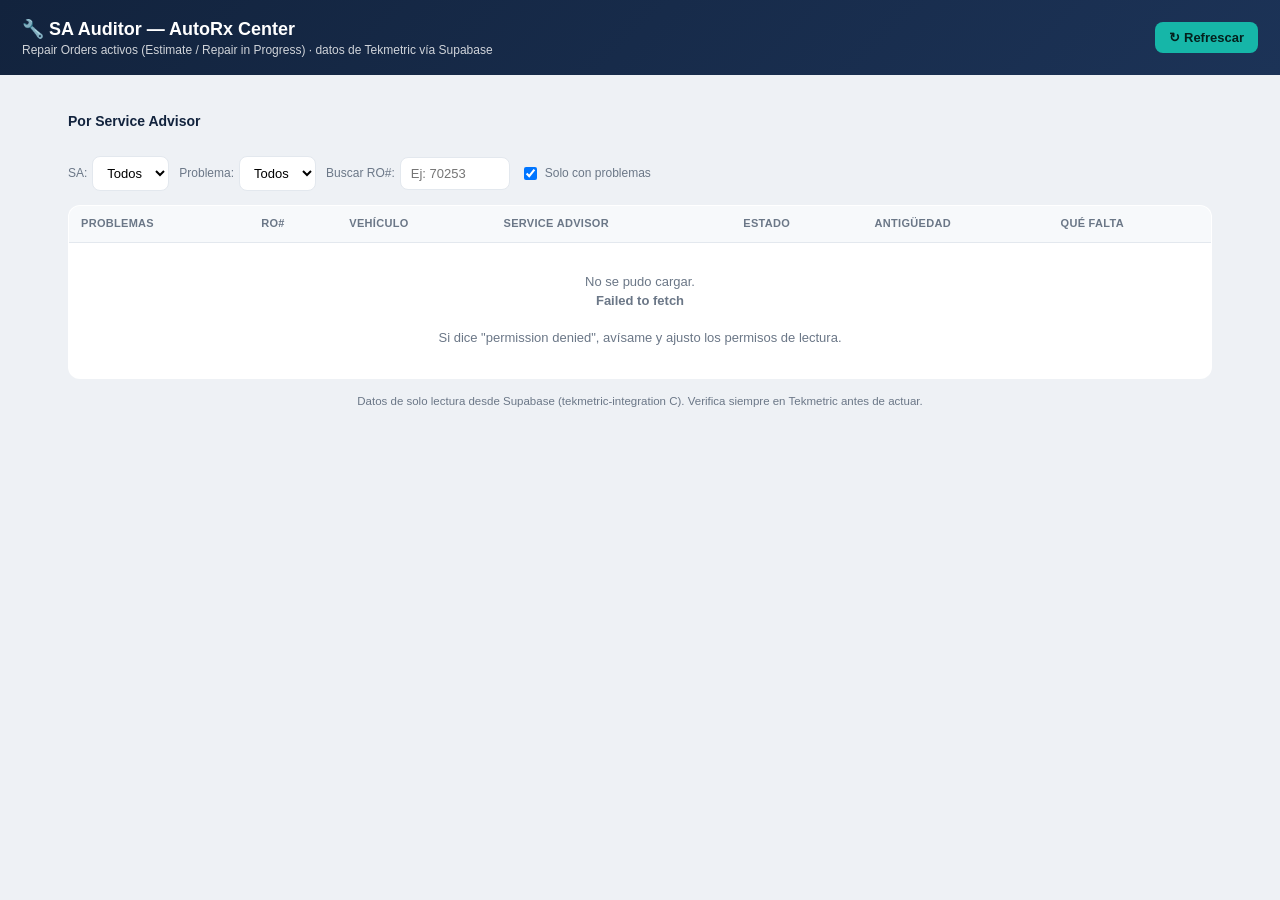
<file: sa-auditor/dashboard/index.html>
<!DOCTYPE html>
<html lang="es">
<head>
<meta charset="UTF-8" />
<meta name="viewport" content="width=device-width, initial-scale=1" />
<title>SA Auditor — AutoRx Center</title>
<style>
  :root{
    --navy:#12233d; --navy2:#1c3357; --teal:#16b6a8; --teal-d:#0e8c81;
    --ink:#1f2933; --muted:#6b7787; --line:#e3e8ee; --bg:#eef1f5;
    --high:#c0392b; --high-bg:#fdecea; --med:#c87f00; --med-bg:#fff6e0; --low:#5b5fc7; --low-bg:#eef0fb;
    --ok:#1f9d57;
  }
  *{box-sizing:border-box}
  body{margin:0;background:var(--bg);color:var(--ink);
    font-family:-apple-system,"Segoe UI",Roboto,Arial,sans-serif;font-size:14px;line-height:1.45}
  header{background:linear-gradient(135deg,var(--navy),var(--navy2));color:#fff;padding:16px 22px;
    display:flex;align-items:center;gap:16px;flex-wrap:wrap}
  header h1{font-size:18px;margin:0;font-weight:700}
  header .sub{font-size:12px;opacity:.8}
  header .spacer{flex:1}
  .btn{background:var(--teal);color:#04201d;border:none;border-radius:8px;padding:8px 14px;
    font-size:13px;font-weight:700;cursor:pointer}
  .btn:hover{background:var(--teal-d);color:#fff}
  .wrap{max-width:1180px;margin:0 auto;padding:18px}

  .kpis{display:grid;grid-template-columns:repeat(5,1fr);gap:12px;margin-bottom:16px}
  .kpi{background:#fff;border:1px solid var(--line);border-radius:12px;padding:14px 16px}
  .kpi .n{font-size:26px;font-weight:800}
  .kpi .l{font-size:12px;color:var(--muted);text-transform:uppercase;letter-spacing:.3px}
  .kpi.alert .n{color:var(--high)}

  h2{font-size:14px;margin:18px 0 10px;color:var(--navy)}
  .sa-cards{display:grid;grid-template-columns:repeat(auto-fill,minmax(220px,1fr));gap:12px;margin-bottom:8px}
  .sa-card{background:#fff;border:1px solid var(--line);border-radius:12px;padding:13px 15px;cursor:pointer;transition:.12s}
  .sa-card:hover{border-color:var(--teal);box-shadow:0 3px 12px rgba(20,40,70,.08)}
  .sa-card.active{border-color:var(--teal);box-shadow:0 0 0 2px var(--teal) inset}
  .sa-card .nm{font-weight:700;margin-bottom:4px}
  .sa-card .ln{font-size:12px;color:var(--muted)}
  .sa-card .big{font-size:22px;font-weight:800;color:var(--high)}
  .sa-card .big.zero{color:var(--ok)}

  .controls{display:flex;gap:10px;flex-wrap:wrap;align-items:center;margin:14px 0}
  .controls select,.controls input{padding:8px 10px;border:1px solid var(--line);border-radius:8px;font-size:13px;background:#fff}
  .controls label{font-size:12px;color:var(--muted);display:flex;align-items:center;gap:5px}

  table{width:100%;border-collapse:collapse;background:#fff;border:1px solid var(--line);border-radius:12px;overflow:hidden}
  th,td{padding:10px 12px;text-align:left;border-bottom:1px solid var(--line);font-size:13px;vertical-align:top}
  th{background:#f7f9fb;font-size:11px;text-transform:uppercase;letter-spacing:.3px;color:var(--muted);cursor:pointer}
  tr:last-child td{border-bottom:none}
  td.ro{font-weight:700;white-space:nowrap}
  td.ro a{color:var(--navy);text-decoration:none}
  td.ro a:hover{text-decoration:underline}
  .age{color:var(--muted);font-size:12px}
  .status-pill{font-size:10px;font-weight:700;padding:2px 7px;border-radius:5px;background:#e7ecf2;color:#3e4c59;white-space:nowrap}

  .chips{display:flex;flex-wrap:wrap;gap:5px}
  .chip{font-size:11px;font-weight:600;padding:2px 8px;border-radius:20px;white-space:nowrap}
  .chip.high{background:var(--high-bg);color:var(--high)}
  .chip.med{background:var(--med-bg);color:var(--med)}
  .chip.low{background:var(--low-bg);color:var(--low)}
  .chip.ok{background:#e6f4ea;color:var(--ok)}
  .chip.money{background:#dcfce7;color:#047857;font-weight:700}
  .kpi.money .n{color:#047857}

  .msg{padding:30px;text-align:center;color:var(--muted)}
  .foot{font-size:11.5px;color:var(--muted);margin-top:14px;text-align:center}
  .spin{display:inline-block;width:14px;height:14px;border:2px solid #cdd5df;border-top-color:var(--teal);
    border-radius:50%;animation:s .8s linear infinite;vertical-align:-2px;margin-right:6px}
  @keyframes s{to{transform:rotate(360deg)}}
</style>
</head>
<body>
<header>
  <div>
    <h1>🔧 SA Auditor — AutoRx Center</h1>
    <div class="sub">Repair Orders activos (Estimate / Repair in Progress) · datos de Tekmetric vía Supabase</div>
  </div>
  <div class="spacer"></div>
  <div class="sub" id="updated"></div>
  <button class="btn" id="refresh">↻ Refrescar</button>
</header>

<div class="wrap">
  <div class="kpis" id="kpis"></div>

  <h2>Por Service Advisor</h2>
  <div class="sa-cards" id="saCards"></div>

  <div class="controls">
    <label>SA:
      <select id="fSA"><option value="">Todos</option></select>
    </label>
    <label>Problema:
      <select id="fIssue"><option value="">Todos</option></select>
    </label>
    <label>Buscar RO#: <input id="fSearch" placeholder="Ej: 70253" size="10"></label>
    <label><input type="checkbox" id="fOnly" checked> Solo con problemas</label>
    <span id="count" class="sub" style="color:var(--muted)"></span>
  </div>

  <table id="tbl">
    <thead>
      <tr>
        <th data-sort="issues">Problemas</th>
        <th data-sort="ro_number">RO#</th>
        <th>Vehículo</th>
        <th data-sort="service_advisor">Service Advisor</th>
        <th data-sort="status">Estado</th>
        <th data-sort="age">Antigüedad</th>
        <th>Qué falta</th>
      </tr>
    </thead>
    <tbody id="rows"><tr><td colspan="7" class="msg"><span class="spin"></span> Cargando…</td></tr></tbody>
  </table>

  <div class="foot" id="foot"></div>
</div>

<script>
/* ===================== CONFIG ===================== */
const SUPABASE_URL = "https://kiziudyqjnihywbmgsqn.supabase.co";
const SUPABASE_KEY = "eyJhbGciOiJIUzI1NiIsInR5cCI6IkpXVCJ9.eyJpc3MiOiJzdXBhYmFzZSIsInJlZiI6Imtpeml1ZHlxam5paHl3Ym1nc3FuIiwicm9sZSI6ImFub24iLCJpYXQiOjE3NzM4MDUxNjcsImV4cCI6MjA4OTM4MTE2N30.4kcyhd9_4Pn_MFAJnEZ9E2dwznXCIpGaac_Kb-Yd_vo";
// Opcional: plantilla para abrir el RO en Tekmetric. Usa {ro_id} o {ro_number}.
// Cuando confirmes el formato real, pégalo aquí (ej: "https://shop.tekmetric.com/.../{ro_id}").
const TEKMETRIC_RO_URL = "https://shop.tekmetric.com/admin/shop/6769/repair-orders?search={ro_number}";
/* ================================================= */

const ISSUES = [
  { key:"missing_vin",            label:"Sin VIN",                sev:"high" },
  { key:"auth_job_without_tech",  label:"Autorizado sin técnico", sev:"high" },
  { key:"auth_job_without_labor", label:"Autorizado sin labor",   sev:"high" },
  { key:"part_without_price",     label:"Parte sin venta",        sev:"high" },
  { key:"part_without_cost",      label:"Parte sin costo",        sev:"med"  },
  { key:"part_without_qty",       label:"Parte sin cantidad",     sev:"med"  },
  { key:"missing_miles",          label:"Sin millas",             sev:"med"  },
  { key:"concern_no_estimate",    label:"Concern sin estimado",   sev:"high" },
  { key:"tech_warning",           label:"🚩 Técnico sugiere otro camino", sev:"high" },
  { key:"jobs_out_of_sync",       label:"Datos desincronizados",  sev:"high" },
  { key:"no_authorized_jobs",     label:"Sin jobs autorizados",   sev:"low"  },
];
const SEV_RANK = { high:3, med:2, low:1 };

let RO = [], ROLL = [], sortKey = "issues", sortDir = -1;

async function api(view, qs){
  const r = await fetch(`${SUPABASE_URL}/rest/v1/${view}?${qs}`, {
    headers: { apikey: SUPABASE_KEY, Authorization: "Bearer " + SUPABASE_KEY }
  });
  if (!r.ok) throw new Error("HTTP " + r.status + " — " + (await r.text()).slice(0,200));
  return r.json();
}

function issuesOf(row){ return ISSUES.filter(i => row[i.key] === true); }
function ageDays(iso){ if(!iso) return null; return Math.floor((Date.now() - new Date(iso).getTime())/86400000); }
function esc(s){ return (s==null?"":String(s)).replace(/[&<>]/g,c=>({"&":"&amp;","<":"&lt;",">":"&gt;"}[c])); }

async function load(){
  document.getElementById("rows").innerHTML = '<tr><td colspan="7" class="msg"><span class="spin"></span> Cargando…</td></tr>';
  try{
    [ROLL, RO] = await Promise.all([
      api("sa_rollup", "select=*"),
      api("ro_audit", "select=*")
    ]);
    RO.forEach(r => { r._issues = issuesOf(r); r._age = ageDays(r.ro_created_at); });
    document.getElementById("updated").textContent = "Actualizado " + new Date().toLocaleTimeString();
    renderKpis(); renderCards(); fillFilters(); renderRows();
  }catch(e){
    document.getElementById("rows").innerHTML =
      '<tr><td colspan="7" class="msg">No se pudo cargar.<br><b>'+esc(e.message)+'</b><br><br>'+
      'Si dice "permission denied", avísame y ajusto los permisos de lectura.</td></tr>';
  }
}

function fmtMoney(n){ n=+n||0; return "$"+n.toLocaleString("en-US",{maximumFractionDigits:0}); }
function renderKpis(){
  const active = RO.length;
  const withIssues = RO.filter(r => r._issues.length).length;
  const high = RO.filter(r => r._issues.some(i=>i.sev==="high")).length;
  const sas = ROLL.length;
  const unsold = RO.reduce((s,r)=>s+(+r.unsold_amount||0),0);
  const k = [
    {l:"ROs activos", n:active},
    {l:"Con problemas", n:withIssues, alert:withIssues>0},
    {l:"Con problema grave", n:high, alert:high>0},
    {l:"$ por vender (pendiente)", n:fmtMoney(unsold), money:true},
    {l:"Service Advisors", n:sas},
  ];
  document.getElementById("kpis").innerHTML = k.map(x =>
    `<div class="kpi ${x.alert?'alert':''} ${x.money?'money':''}"><div class="n">${x.n}</div><div class="l">${x.l}</div></div>`).join("");
}

let saFilter = "";
function renderCards(){
  const rows = [...ROLL].sort((a,b)=> b.ros_with_issues - a.ros_with_issues);
  document.getElementById("saCards").innerHTML = rows.map(s => {
    const zero = s.ros_with_issues === 0;
    return `<div class="sa-card ${saFilter===s.service_advisor?'active':''}" data-sa="${esc(s.service_advisor)}">
      <div class="nm">${esc(s.service_advisor)}</div>
      <div class="big ${zero?'zero':''}">${s.ros_with_issues}</div>
      <div class="ln">de ${s.active_ros} ROs activos con problemas</div>
      ${(+s.unsold_amount||0)>0?`<div class="ln" style="color:#047857;font-weight:700">💰 ${fmtMoney(s.unsold_amount)} por vender (${s.c_unsold} RO${s.c_unsold!=1?'s':''})</div>`:''}
    </div>`;
  }).join("");
  document.querySelectorAll(".sa-card").forEach(c => c.addEventListener("click", () => {
    const sa = c.dataset.sa;
    saFilter = (saFilter===sa) ? "" : sa;
    document.getElementById("fSA").value = saFilter;
    renderCards(); renderRows();
  }));
}

function fillFilters(){
  const sel = document.getElementById("fSA");
  const cur = sel.value;
  const names = [...new Set(ROLL.map(s=>s.service_advisor))].sort();
  sel.innerHTML = '<option value="">Todos</option>' + names.map(n=>`<option>${esc(n)}</option>`).join("");
  sel.value = cur;
  const si = document.getElementById("fIssue");
  if (si.options.length <= 1) si.innerHTML = '<option value="">Todos</option>' + ISSUES.map(i=>`<option value="${i.key}">${i.label}</option>`).join("");
}

function currentRows(){
  const sa = document.getElementById("fSA").value;
  const issue = document.getElementById("fIssue").value;
  const q = document.getElementById("fSearch").value.trim();
  const only = document.getElementById("fOnly").checked;
  let rows = RO.filter(r=>{
    if (sa && r.service_advisor !== sa) return false;
    if (issue && r[issue] !== true) return false;
    if (q && !String(r.ro_number||"").includes(q)) return false;
    if (only && r._issues.length === 0) return false;
    return true;
  });
  rows.sort((a,b)=>{
    let av,bv;
    if (sortKey==="issues"){ av=worst(a); bv=worst(b); }
    else if (sortKey==="age"){ av=a._age??-1; bv=b._age??-1; }
    else { av=a[sortKey]; bv=b[sortKey]; }
    if (av<bv) return -1*sortDir; if (av>bv) return 1*sortDir; return 0;
  });
  return rows;
}
function worst(r){ return r._issues.reduce((m,i)=>Math.max(m,SEV_RANK[i.sev]),0)*100 + r._issues.length; }

function renderRows(){
  saFilter = document.getElementById("fSA").value;
  const rows = currentRows();
  document.getElementById("count").textContent = rows.length + " RO(s)";
  if (!rows.length){ document.getElementById("rows").innerHTML = '<tr><td colspan="7" class="msg">Sin resultados con estos filtros. 🎉</td></tr>'; return; }
  document.getElementById("rows").innerHTML = rows.map(r=>{
    const money = (+r.unsold_amount||0)>0 ? `<span class="chip money">💰 ${fmtMoney(r.unsold_amount)} por vender</span>` : "";
    const chips = (r._issues.length
      ? r._issues.map(i=>`<span class="chip ${i.sev}">${i.label}</span>`).join("")
      : '<span class="chip ok">✓ Completo</span>') + money;
    const roCell = TEKMETRIC_RO_URL
      ? `<a href="${TEKMETRIC_RO_URL.replace("{ro_id}",r.ro_id).replace("{ro_number}",r.ro_number)}" target="_blank">#${esc(r.ro_number)}</a>`
      : `#${esc(r.ro_number)}`;
    const age = r._age==null ? "—" : (r._age===0 ? "hoy" : r._age+" d");
    return `<tr>
      <td><b style="color:${r._issues.some(i=>i.sev==='high')?'var(--high)':'var(--muted)'}">${r._issues.length}</b></td>
      <td class="ro">${roCell}</td>
      <td>${esc(r.vehicle||"—")}</td>
      <td>${esc(r.service_advisor)}</td>
      <td><span class="status-pill">${esc(r.status)}</span></td>
      <td class="age">${age}</td>
      <td><div class="chips">${chips}</div></td>
    </tr>`;
  }).join("");
}

document.getElementById("refresh").addEventListener("click", load);
["fSA","fIssue","fOnly"].forEach(id=>document.getElementById(id).addEventListener("change", renderRows));
document.getElementById("fSearch").addEventListener("input", renderRows);
document.querySelectorAll("th[data-sort]").forEach(th=>th.addEventListener("click", ()=>{
  const k = th.dataset.sort;
  if (sortKey===k) sortDir*=-1; else { sortKey=k; sortDir = (k==="issues"||k==="age")?-1:1; }
  renderRows();
}));
document.getElementById("foot").textContent = "Datos de solo lectura desde Supabase (tekmetric-integration C). Verifica siempre en Tekmetric antes de actuar.";
load();
</script>
</body>
</html>
</file>
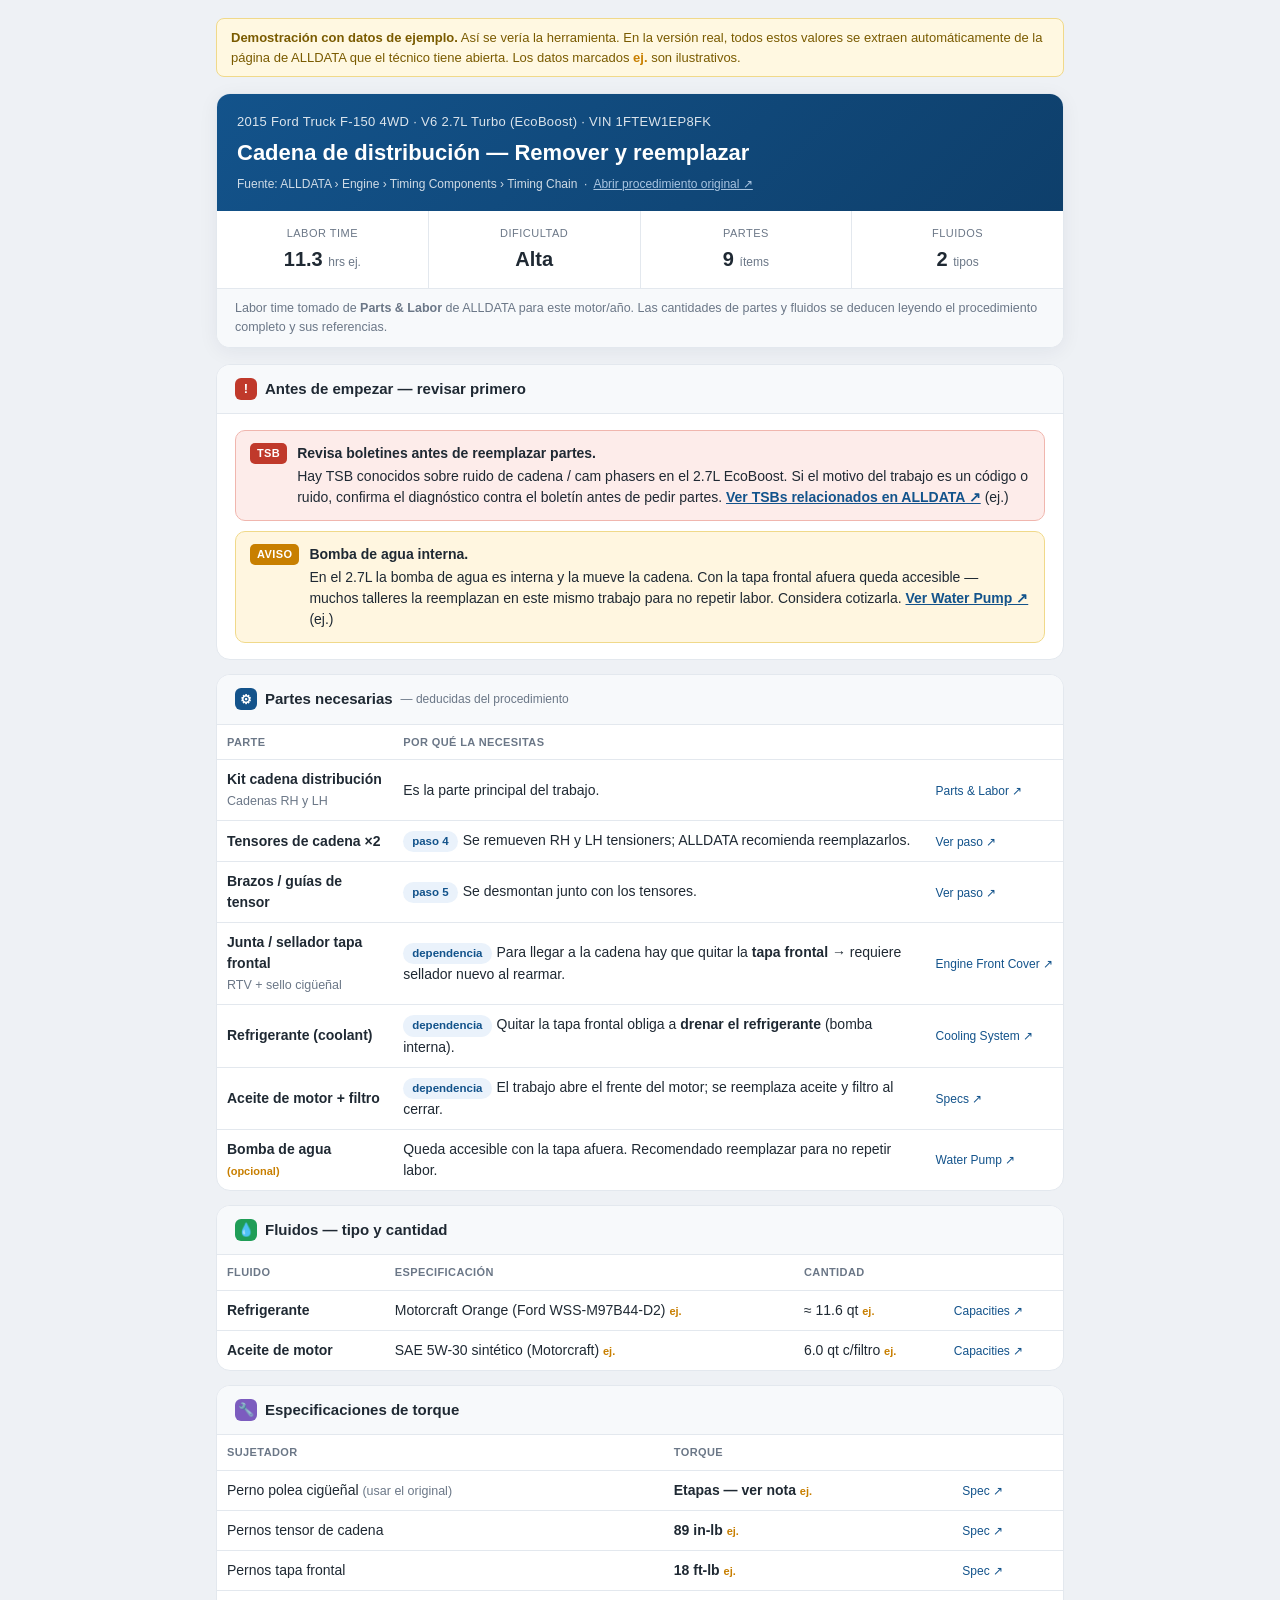
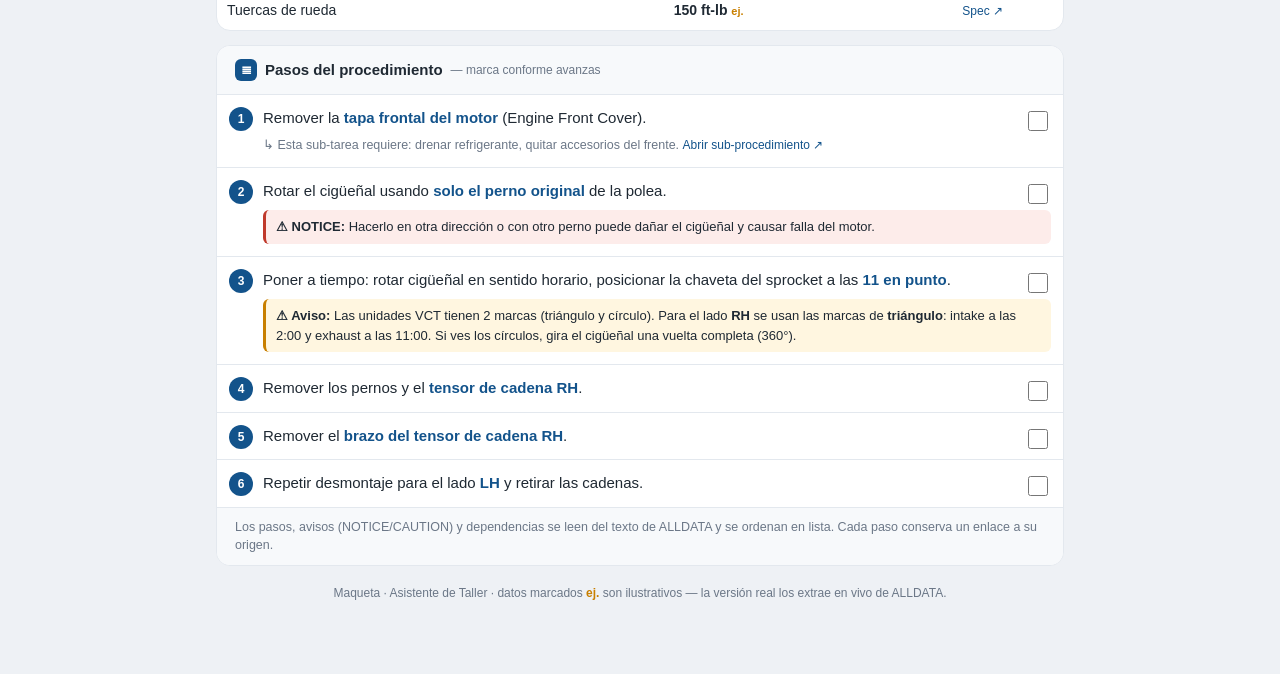
<file: asistente-taller/ficha-de-trabajo-demo.html>
<!DOCTYPE html>
<html lang="es">
<head>
<meta charset="UTF-8" />
<meta name="viewport" content="width=device-width, initial-scale=1" />
<title>Asistente de Taller — Ficha de Trabajo (Demo)</title>
<style>
  :root{
    --blue:#13538b; --blue-dark:#0e3f6b; --ink:#1f2933; --muted:#6b7787;
    --line:#e3e8ee; --bg:#eef1f5; --green:#1f9d57; --amber:#c87f00;
    --amber-bg:#fff6e0; --red:#c0392b; --red-bg:#fdecea; --chip:#eaf2fb;
  }
  *{box-sizing:border-box}
  body{margin:0;background:var(--bg);color:var(--ink);
    font-family:-apple-system,"Segoe UI",Roboto,Arial,sans-serif;font-size:15px;line-height:1.5}
  .wrap{max-width:880px;margin:0 auto;padding:18px 16px 60px}

  /* Banner demo */
  .demo-banner{background:#fff8e1;border:1px solid #f0d98a;color:#7a5b00;
    padding:9px 14px;border-radius:8px;font-size:13px;margin-bottom:16px}

  /* Encabezado ficha */
  .card{background:#fff;border:1px solid var(--line);border-radius:14px;
    overflow:hidden;box-shadow:0 4px 20px rgba(20,40,70,.06);margin-bottom:16px}
  .job-head{background:linear-gradient(135deg,var(--blue),var(--blue-dark));color:#fff;padding:18px 20px}
  .job-head .veh{font-size:13px;opacity:.85;letter-spacing:.3px}
  .job-head h1{margin:4px 0 0;font-size:22px}
  .job-head .src{font-size:12px;opacity:.8;margin-top:6px}
  .job-head a{color:#cfe4fb}

  /* Tira de resumen */
  .summary{display:grid;grid-template-columns:repeat(4,1fr);gap:1px;background:var(--line)}
  .summary .cell{background:#fff;padding:14px 16px;text-align:center}
  .summary .k{font-size:11px;text-transform:uppercase;letter-spacing:.5px;color:var(--muted)}
  .summary .v{font-size:20px;font-weight:700;margin-top:3px}
  .summary .v small{font-size:12px;font-weight:500;color:var(--muted)}

  /* Secciones */
  .sec{background:#fff;border:1px solid var(--line);border-radius:14px;margin-bottom:14px;overflow:hidden}
  .sec > h2{margin:0;font-size:15px;padding:13px 18px;background:#f7f9fb;border-bottom:1px solid var(--line);
    display:flex;align-items:center;gap:8px}
  .sec .body{padding:16px 18px}
  .ic{width:22px;height:22px;border-radius:6px;display:inline-flex;align-items:center;justify-content:center;
    font-size:13px;color:#fff;flex:0 0 auto}
  .ic.b{background:var(--blue)} .ic.g{background:var(--green)} .ic.a{background:var(--amber)}
  .ic.r{background:var(--red)} .ic.p{background:#7c5cbf}

  /* Alertas */
  .alert{border-radius:10px;padding:12px 14px;margin-bottom:10px;font-size:14px;display:flex;gap:10px;align-items:flex-start}
  .alert:last-child{margin-bottom:0}
  .alert.warn{background:var(--amber-bg);border:1px solid #f0d98a}
  .alert.stop{background:var(--red-bg);border:1px solid #f0b6ae}
  .alert b{display:block;margin-bottom:2px}
  .alert .tag{font-size:11px;font-weight:700;text-transform:uppercase;letter-spacing:.4px;padding:2px 7px;border-radius:5px}
  .alert.warn .tag{background:var(--amber);color:#fff}
  .alert.stop .tag{background:var(--red);color:#fff}
  .alert a{color:var(--blue);font-weight:600}

  /* Tablas */
  table{width:100%;border-collapse:collapse;font-size:14px}
  th,td{text-align:left;padding:9px 10px;border-bottom:1px solid var(--line)}
  th{font-size:11px;text-transform:uppercase;letter-spacing:.4px;color:var(--muted);font-weight:600}
  tr:last-child td{border-bottom:none}
  td .ej{font-size:11px;color:var(--amber);font-weight:600}
  .src-link{font-size:12px;color:var(--blue);text-decoration:none;white-space:nowrap}
  .src-link:hover{text-decoration:underline}

  /* Partes: por qué */
  .why{font-size:12.5px;color:var(--muted);margin-top:2px}
  .pill{display:inline-block;background:var(--chip);color:var(--blue);border-radius:20px;
    padding:2px 9px;font-size:11.5px;font-weight:600;margin-right:5px}

  /* Pasos checklist */
  ol.steps{list-style:none;margin:0;padding:0;counter-reset:s}
  ol.steps > li{position:relative;padding:12px 12px 12px 46px;border-bottom:1px solid var(--line)}
  ol.steps > li:last-child{border-bottom:none}
  ol.steps > li::before{counter-increment:s;content:counter(s);position:absolute;left:12px;top:12px;
    width:24px;height:24px;border-radius:50%;background:var(--blue);color:#fff;font-size:12px;font-weight:700;
    display:flex;align-items:center;justify-content:center}
  ol.steps > li.done{opacity:.55}
  ol.steps > li.done .txt{text-decoration:line-through}
  ol.steps .chk{position:absolute;right:12px;top:13px;width:20px;height:20px;cursor:pointer;accent-color:var(--green)}
  ol.steps .step-warn{margin-top:8px;background:var(--amber-bg);border-left:3px solid var(--amber);
    padding:7px 10px;border-radius:6px;font-size:13px}
  ol.steps .step-warn.stop{background:var(--red-bg);border-left-color:var(--red)}
  ol.steps .deps{margin-top:6px;font-size:12.5px;color:var(--muted)}
  .txt b{color:var(--blue)}

  .legend{font-size:12px;color:var(--muted);margin-top:18px;text-align:center}
  .legend .ej{color:var(--amber);font-weight:600}
  .foot-note{font-size:12.5px;color:var(--muted);padding:10px 18px;background:#f7f9fb;border-top:1px solid var(--line)}
</style>
</head>
<body>
<div class="wrap">

  <div class="demo-banner">
    <b>Demostración con datos de ejemplo.</b> Así se vería la herramienta. En la versión real, todos estos
    valores se extraen automáticamente de la página de ALLDATA que el técnico tiene abierta. Los datos marcados
    <span style="color:#c87f00;font-weight:600">ej.</span> son ilustrativos.
  </div>

  <!-- ===== FICHA ===== -->
  <div class="card">
    <div class="job-head">
      <div class="veh">2015 Ford Truck F-150 4WD · V6 2.7L Turbo (EcoBoost) · VIN 1FTEW1EP8FK</div>
      <h1>Cadena de distribución — Remover y reemplazar</h1>
      <div class="src">Fuente: ALLDATA › Engine › Timing Components › Timing Chain &nbsp;·&nbsp;
        <a href="#">Abrir procedimiento original ↗</a></div>
    </div>
    <div class="summary">
      <div class="cell"><div class="k">Labor Time</div><div class="v">11.3 <small>hrs <span class="ej">ej.</span></small></div></div>
      <div class="cell"><div class="k">Dificultad</div><div class="v">Alta</div></div>
      <div class="cell"><div class="k">Partes</div><div class="v">9 <small>ítems</small></div></div>
      <div class="cell"><div class="k">Fluidos</div><div class="v">2 <small>tipos</small></div></div>
    </div>
    <div class="foot-note">Labor time tomado de <b>Parts &amp; Labor</b> de ALLDATA para este motor/año.
      Las cantidades de partes y fluidos se deducen leyendo el procedimiento completo y sus referencias.</div>
  </div>

  <!-- ===== ALERTAS / TSB ===== -->
  <div class="sec">
    <h2><span class="ic r">!</span> Antes de empezar — revisar primero</h2>
    <div class="body">
      <div class="alert stop">
        <span class="tag">TSB</span>
        <div>
          <b>Revisa boletines antes de reemplazar partes.</b>
          Hay TSB conocidos sobre ruido de cadena / cam phasers en el 2.7L EcoBoost. Si el motivo del trabajo
          es un código o ruido, confirma el diagnóstico contra el boletín antes de pedir partes.
          <a href="#">Ver TSBs relacionados en ALLDATA ↗</a> <span class="ej">(ej.)</span>
        </div>
      </div>
      <div class="alert warn">
        <span class="tag">Aviso</span>
        <div>
          <b>Bomba de agua interna.</b> En el 2.7L la bomba de agua es interna y la mueve la cadena. Con la
          tapa frontal afuera queda accesible — muchos talleres la reemplazan en este mismo trabajo para no
          repetir labor. Considera cotizarla. <a href="#">Ver Water Pump ↗</a> <span class="ej">(ej.)</span>
        </div>
      </div>
    </div>
  </div>

  <!-- ===== PARTES (deducidas por dependencias) ===== -->
  <div class="sec">
    <h2><span class="ic b">⚙</span> Partes necesarias <span style="font-weight:400;color:var(--muted);font-size:12px">— deducidas del procedimiento</span></h2>
    <div class="body" style="padding:0">
      <table>
        <thead><tr><th>Parte</th><th>Por qué la necesitas</th><th></th></tr></thead>
        <tbody>
          <tr>
            <td><b>Kit cadena distribución</b><br><span class="why">Cadenas RH y LH</span></td>
            <td>Es la parte principal del trabajo.</td>
            <td><a class="src-link" href="#">Parts &amp; Labor ↗</a></td>
          </tr>
          <tr>
            <td><b>Tensores de cadena ×2</b></td>
            <td><span class="pill">paso 4</span>Se remueven RH y LH tensioners; ALLDATA recomienda reemplazarlos.</td>
            <td><a class="src-link" href="#">Ver paso ↗</a></td>
          </tr>
          <tr>
            <td><b>Brazos / guías de tensor</b></td>
            <td><span class="pill">paso 5</span>Se desmontan junto con los tensores.</td>
            <td><a class="src-link" href="#">Ver paso ↗</a></td>
          </tr>
          <tr>
            <td><b>Junta / sellador tapa frontal</b><br><span class="why">RTV + sello cigüeñal</span></td>
            <td><span class="pill">dependencia</span>Para llegar a la cadena hay que quitar la <b>tapa frontal</b> → requiere sellador nuevo al rearmar.</td>
            <td><a class="src-link" href="#">Engine Front Cover ↗</a></td>
          </tr>
          <tr>
            <td><b>Refrigerante (coolant)</b></td>
            <td><span class="pill">dependencia</span>Quitar la tapa frontal obliga a <b>drenar el refrigerante</b> (bomba interna).</td>
            <td><a class="src-link" href="#">Cooling System ↗</a></td>
          </tr>
          <tr>
            <td><b>Aceite de motor + filtro</b></td>
            <td><span class="pill">dependencia</span>El trabajo abre el frente del motor; se reemplaza aceite y filtro al cerrar.</td>
            <td><a class="src-link" href="#">Specs ↗</a></td>
          </tr>
          <tr>
            <td><b>Bomba de agua</b> <span class="ej">(opcional)</span></td>
            <td>Queda accesible con la tapa afuera. Recomendado reemplazar para no repetir labor.</td>
            <td><a class="src-link" href="#">Water Pump ↗</a></td>
          </tr>
        </tbody>
      </table>
    </div>
  </div>

  <!-- ===== FLUIDOS ===== -->
  <div class="sec">
    <h2><span class="ic g">💧</span> Fluidos — tipo y cantidad</h2>
    <div class="body" style="padding:0">
      <table>
        <thead><tr><th>Fluido</th><th>Especificación</th><th>Cantidad</th><th></th></tr></thead>
        <tbody>
          <tr>
            <td><b>Refrigerante</b></td>
            <td>Motorcraft Orange (Ford WSS-M97B44-D2) <span class="ej">ej.</span></td>
            <td>≈ 11.6 qt <span class="ej">ej.</span></td>
            <td><a class="src-link" href="#">Capacities ↗</a></td>
          </tr>
          <tr>
            <td><b>Aceite de motor</b></td>
            <td>SAE 5W-30 sintético (Motorcraft) <span class="ej">ej.</span></td>
            <td>6.0 qt c/filtro <span class="ej">ej.</span></td>
            <td><a class="src-link" href="#">Capacities ↗</a></td>
          </tr>
        </tbody>
      </table>
    </div>
  </div>

  <!-- ===== SPECS ===== -->
  <div class="sec">
    <h2><span class="ic p">🔧</span> Especificaciones de torque</h2>
    <div class="body" style="padding:0">
      <table>
        <thead><tr><th>Sujetador</th><th>Torque</th><th></th></tr></thead>
        <tbody>
          <tr><td>Perno polea cigüeñal <span class="why">(usar el original)</span></td><td><b>Etapas — ver nota</b> <span class="ej">ej.</span></td><td><a class="src-link" href="#">Spec ↗</a></td></tr>
          <tr><td>Pernos tensor de cadena</td><td><b>89 in-lb</b> <span class="ej">ej.</span></td><td><a class="src-link" href="#">Spec ↗</a></td></tr>
          <tr><td>Pernos tapa frontal</td><td><b>18 ft-lb</b> <span class="ej">ej.</span></td><td><a class="src-link" href="#">Spec ↗</a></td></tr>
          <tr><td>Tuercas de rueda</td><td><b>150 ft-lb</b> <span class="ej">ej.</span></td><td><a class="src-link" href="#">Spec ↗</a></td></tr>
        </tbody>
      </table>
    </div>
  </div>

  <!-- ===== PASOS ===== -->
  <div class="sec">
    <h2><span class="ic b">≣</span> Pasos del procedimiento <span style="font-weight:400;color:var(--muted);font-size:12px">— marca conforme avanzas</span></h2>
    <div class="body" style="padding:0">
      <ol class="steps">
        <li>
          <input type="checkbox" class="chk">
          <div class="txt">Remover la <b>tapa frontal del motor</b> (Engine Front Cover).</div>
          <div class="deps">↳ Esta sub-tarea requiere: drenar refrigerante, quitar accesorios del frente.
            <a class="src-link" href="#">Abrir sub-procedimiento ↗</a></div>
        </li>
        <li>
          <input type="checkbox" class="chk">
          <div class="txt">Rotar el cigüeñal usando <b>solo el perno original</b> de la polea.</div>
          <div class="step-warn stop"><b>⚠ NOTICE:</b> Hacerlo en otra dirección o con otro perno puede dañar
            el cigüeñal y causar falla del motor.</div>
        </li>
        <li>
          <input type="checkbox" class="chk">
          <div class="txt">Poner a tiempo: rotar cigüeñal en sentido horario, posicionar la chaveta del sprocket a las <b>11 en punto</b>.</div>
          <div class="step-warn"><b>⚠ Aviso:</b> Las unidades VCT tienen 2 marcas (triángulo y círculo).
            Para el lado <b>RH</b> se usan las marcas de <b>triángulo</b>: intake a las 2:00 y exhaust a las 11:00.
            Si ves los círculos, gira el cigüeñal una vuelta completa (360°).</div>
        </li>
        <li>
          <input type="checkbox" class="chk">
          <div class="txt">Remover los pernos y el <b>tensor de cadena RH</b>.</div>
        </li>
        <li>
          <input type="checkbox" class="chk">
          <div class="txt">Remover el <b>brazo del tensor de cadena RH</b>.</div>
        </li>
        <li>
          <input type="checkbox" class="chk">
          <div class="txt">Repetir desmontaje para el lado <b>LH</b> y retirar las cadenas.</div>
        </li>
      </ol>
    </div>
    <div class="foot-note">Los pasos, avisos (NOTICE/CAUTION) y dependencias se leen del texto de ALLDATA y se
      ordenan en lista. Cada paso conserva un enlace a su origen.</div>
  </div>

  <p class="legend">
    Maqueta · Asistente de Taller · datos marcados <span class="ej">ej.</span> son ilustrativos —
    la versión real los extrae en vivo de ALLDATA.
  </p>

</div>

<script>
  // Tachar pasos completados (solo demo de la interacción)
  document.querySelectorAll('ol.steps .chk').forEach(function(c){
    c.addEventListener('change', function(){
      c.closest('li').classList.toggle('done', c.checked);
    });
  });
</script>
</body>
</html>
</file>
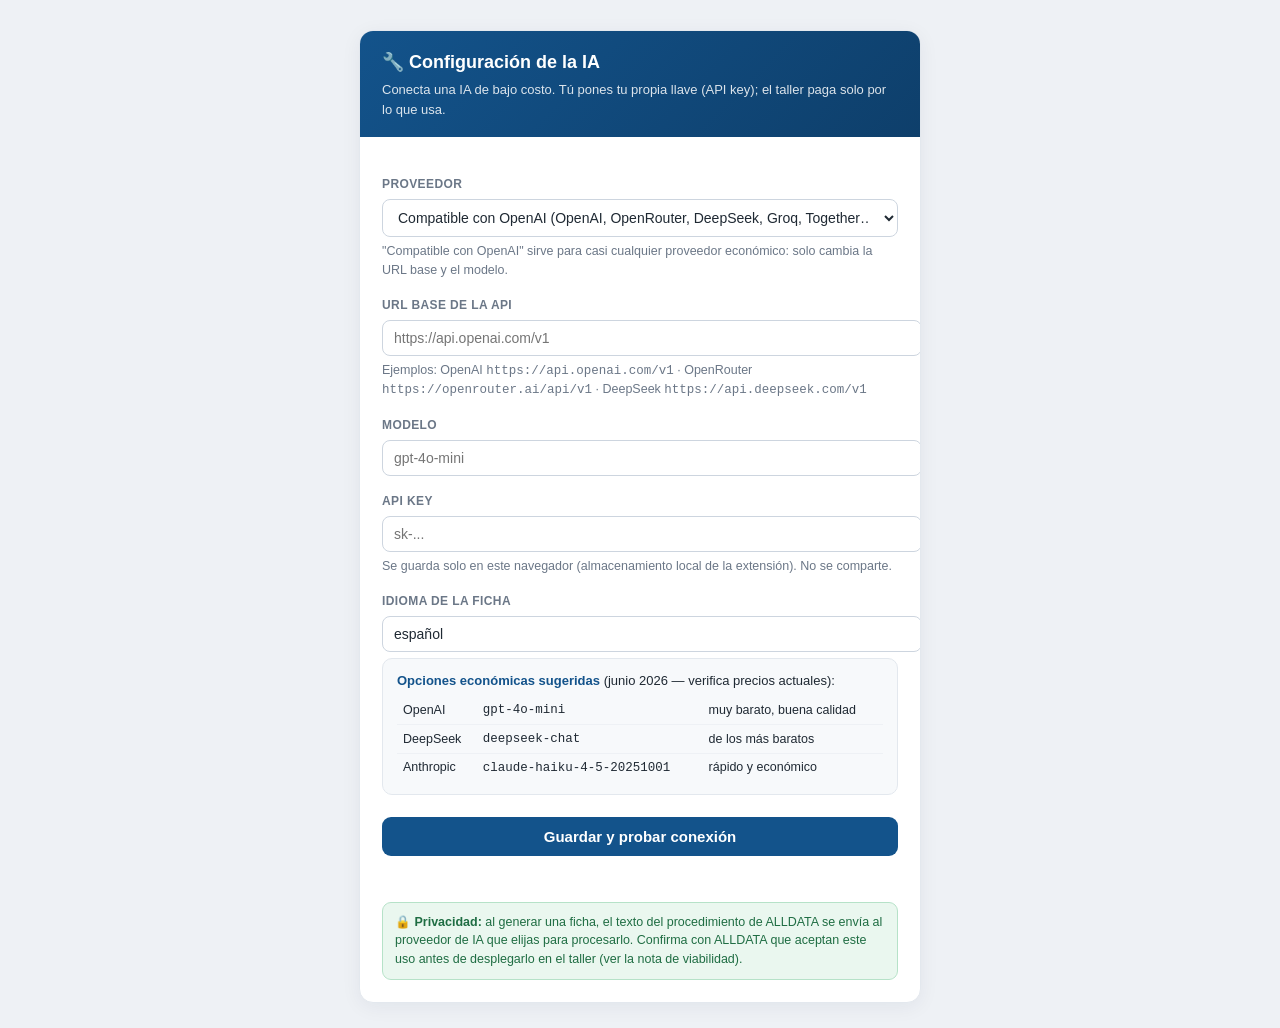
<file: asistente-taller/extension-ia/options.html>
<!DOCTYPE html>
<html lang="es">
<head>
<meta charset="UTF-8" />
<meta name="viewport" content="width=device-width, initial-scale=1" />
<title>Asistente de Taller IA — Configuración</title>
<style>
  body{font-family:-apple-system,"Segoe UI",Roboto,Arial,sans-serif;color:#1f2933;
    background:#eef1f5;margin:0;padding:30px 16px;font-size:15px;line-height:1.5}
  .card{max-width:560px;margin:0 auto;background:#fff;border:1px solid #e3e8ee;
    border-radius:14px;box-shadow:0 4px 20px rgba(20,40,70,.06);overflow:hidden}
  .head{background:linear-gradient(135deg,#13538b,#0e3f6b);color:#fff;padding:18px 22px}
  .head h1{margin:0;font-size:18px}
  .head p{margin:4px 0 0;font-size:13px;opacity:.85}
  .body{padding:22px}
  label{display:block;font-size:12px;text-transform:uppercase;letter-spacing:.4px;
    color:#6b7787;margin:16px 0 6px;font-weight:600}
  input,select{width:100%;padding:9px 11px;border:1px solid #cdd5df;border-radius:8px;
    font-size:14px;background:#fff;color:#1f2933}
  .hint{font-size:12.5px;color:#6b7787;margin-top:5px}
  .hint a{color:#13538b}
  .row2{display:grid;grid-template-columns:1fr 1fr;gap:12px}
  .btn{margin-top:22px;width:100%;padding:11px;border:none;border-radius:9px;background:#13538b;
    color:#fff;font-size:15px;font-weight:600;cursor:pointer}
  .btn:hover{background:#0e3f6b}
  .status{margin-top:12px;font-size:13px;text-align:center;min-height:18px}
  .status.ok{color:#1f9d57;font-weight:600}
  .status.err{color:#c0392b;font-weight:600}
  .presets{background:#f7f9fb;border:1px solid #e3e8ee;border-radius:10px;padding:12px 14px;margin-top:6px;font-size:13px}
  .presets b{color:#13538b}
  .presets table{width:100%;border-collapse:collapse;margin-top:6px}
  .presets td{padding:4px 6px;border-bottom:1px solid #eef1f5;font-size:12.5px}
  .presets tr:last-child td{border-bottom:none}
  .priv{background:#eaf7ef;border:1px solid #b6e2c8;color:#1f6d43;border-radius:9px;
    padding:10px 12px;font-size:12.5px;margin-top:16px}
</style>
</head>
<body>
<div class="card">
  <div class="head">
    <h1>🔧 Configuración de la IA</h1>
    <p>Conecta una IA de bajo costo. Tú pones tu propia llave (API key); el taller paga solo por lo que usa.</p>
  </div>
  <div class="body">

    <label for="provider">Proveedor</label>
    <select id="provider">
      <option value="openai">Compatible con OpenAI (OpenAI, OpenRouter, DeepSeek, Groq, Together…)</option>
      <option value="anthropic">Anthropic (Claude)</option>
    </select>
    <div class="hint">"Compatible con OpenAI" sirve para casi cualquier proveedor económico: solo cambia la URL base y el modelo.</div>

    <div id="baseUrlWrap">
      <label for="baseUrl">URL base de la API</label>
      <input id="baseUrl" placeholder="https://api.openai.com/v1" />
      <div class="hint">Ejemplos: OpenAI <code>https://api.openai.com/v1</code> · OpenRouter <code>https://openrouter.ai/api/v1</code> · DeepSeek <code>https://api.deepseek.com/v1</code></div>
    </div>

    <label for="model">Modelo</label>
    <input id="model" placeholder="gpt-4o-mini" />

    <label for="apiKey">API key</label>
    <input id="apiKey" type="password" placeholder="sk-..." />
    <div class="hint">Se guarda solo en este navegador (almacenamiento local de la extensión). No se comparte.</div>

    <label for="lang">Idioma de la ficha</label>
    <input id="lang" value="español" />

    <div class="presets">
      <b>Opciones económicas sugeridas</b> (junio 2026 — verifica precios actuales):
      <table>
        <tr><td>OpenAI</td><td><code>gpt-4o-mini</code></td><td>muy barato, buena calidad</td></tr>
        <tr><td>DeepSeek</td><td><code>deepseek-chat</code></td><td>de los más baratos</td></tr>
        <tr><td>Anthropic</td><td><code>claude-haiku-4-5-20251001</code></td><td>rápido y económico</td></tr>
      </table>
    </div>

    <button class="btn" id="save">Guardar y probar conexión</button>
    <div class="status" id="status"></div>

    <div class="priv">🔒 <b>Privacidad:</b> al generar una ficha, el texto del procedimiento de ALLDATA se envía
      al proveedor de IA que elijas para procesarlo. Confirma con ALLDATA que aceptan este uso antes de
      desplegarlo en el taller (ver la nota de viabilidad).</div>
  </div>
</div>
<script src="options.js"></script>
</body>
</html>
</file>
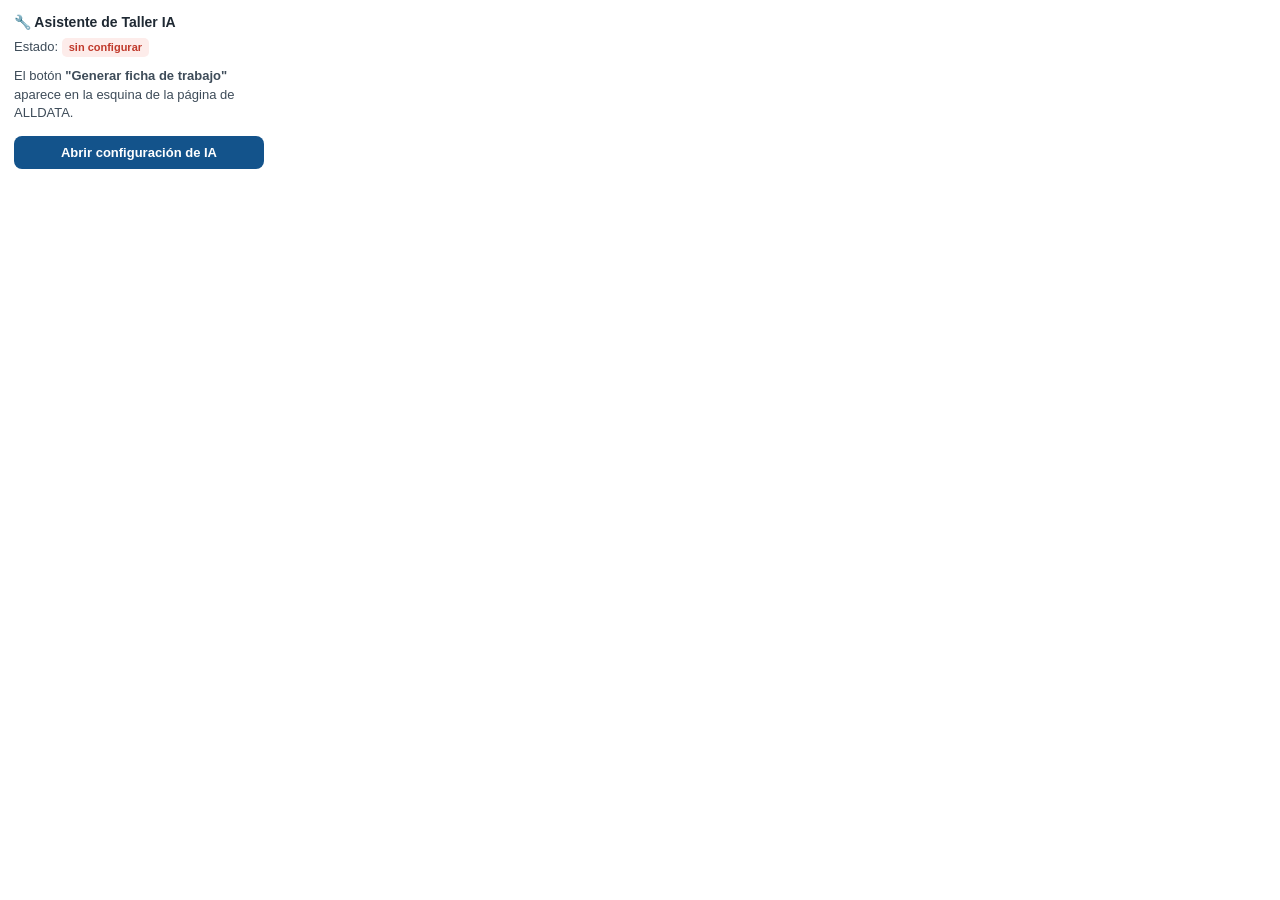
<file: asistente-taller/extension-ia/popup.html>
<!DOCTYPE html>
<html lang="es">
<head>
<meta charset="UTF-8" />
<style>
  body{width:250px;margin:0;padding:14px;font-family:-apple-system,"Segoe UI",Roboto,sans-serif;font-size:13px;color:#1f2933}
  h1{font-size:14px;margin:0 0 8px}
  p{margin:0 0 10px;color:#3e4c59;line-height:1.4}
  .badge{display:inline-block;border-radius:5px;padding:2px 7px;font-size:11px;font-weight:600}
  .badge.ok{background:#eaf7ef;color:#1f6d43}
  .badge.no{background:#fdecea;color:#c0392b}
  button{width:100%;padding:9px;border:none;border-radius:8px;background:#13538b;color:#fff;
    font-size:13px;font-weight:600;cursor:pointer;margin-top:4px}
  button:hover{background:#0e3f6b}
</style>
</head>
<body>
  <h1>🔧 Asistente de Taller IA</h1>
  <p>Estado: <span id="state" class="badge no">sin configurar</span></p>
  <p>El botón <b>"Generar ficha de trabajo"</b> aparece en la esquina de la página de ALLDATA.</p>
  <button id="cfg">Abrir configuración de IA</button>
  <script src="popup.js"></script>
</body>
</html>
</file>
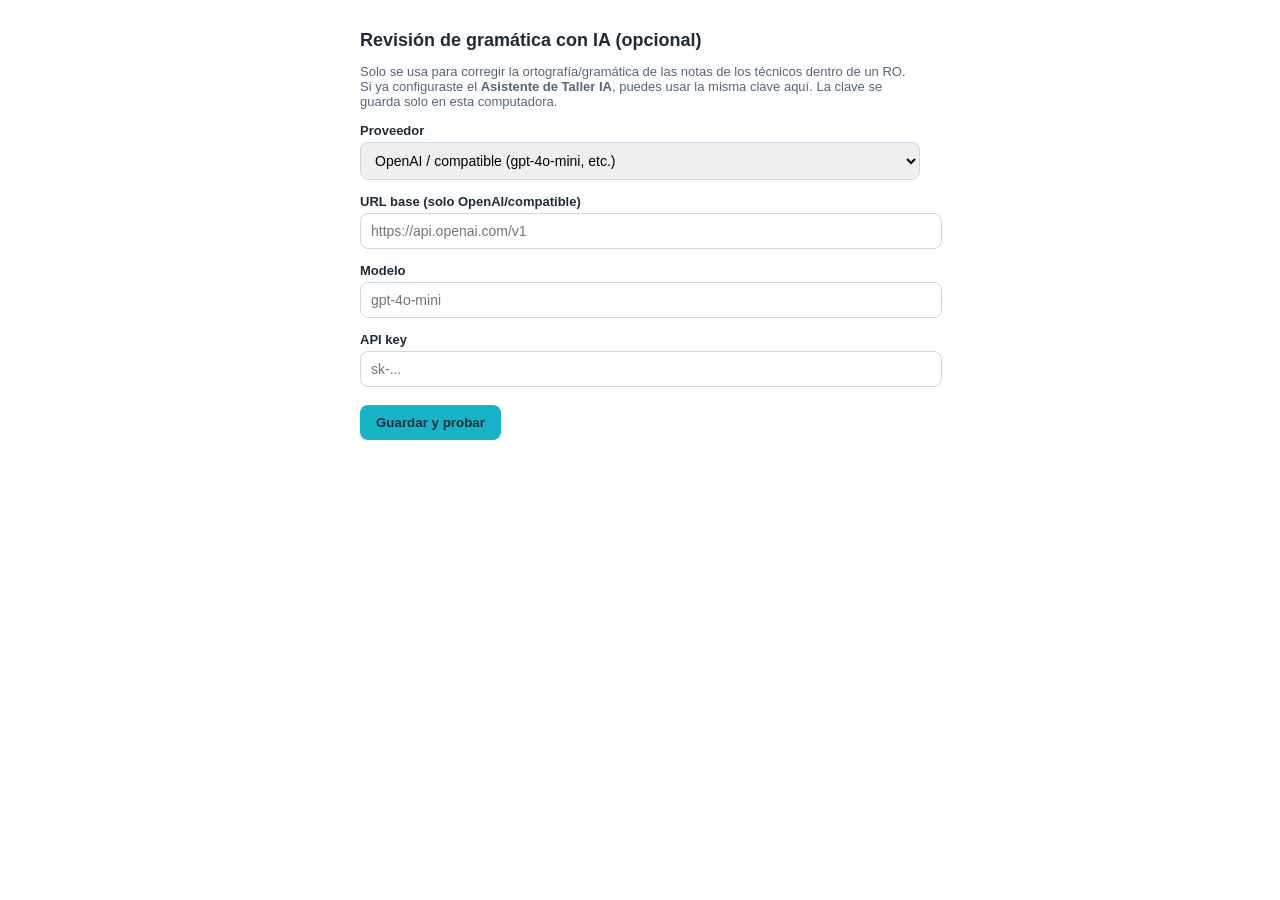
<file: asistente-taller/extension-sa-tekmetric/options.html>
<!DOCTYPE html>
<html lang="es">
<head>
  <meta charset="UTF-8">
  <meta name="viewport" content="width=device-width, initial-scale=1.0">
  <title>Asistente SA — Configurar IA</title>
  <style>
    body { font-family: -apple-system, BlinkMacSystemFont, "Segoe UI", Roboto, Arial, sans-serif; color: #1f2b39; max-width: 560px; margin: 30px auto; padding: 0 18px; }
    h1 { font-size: 18px; }
    p.note { color: #56657a; font-size: 13px; }
    label { display: block; font-weight: 600; font-size: 13px; margin: 14px 0 4px; }
    input, select { width: 100%; padding: 9px 10px; border: 1px solid #cdd7e3; border-radius: 8px; font-size: 14px; }
    button { margin-top: 18px; background: #18b3c6; border: none; color: #06303a; font-weight: 700; padding: 10px 16px; border-radius: 8px; cursor: pointer; }
    button:hover { background: #128fa0; color: #fff; }
    .status { margin-top: 12px; font-size: 13px; }
    .status.ok { color: #28b06a; } .status.err { color: #e5484d; }
    .hide { display: none; }
  </style>
</head>
<body>
  <h1>Revisión de gramática con IA (opcional)</h1>
  <p class="note">Solo se usa para corregir la ortografía/gramática de las notas de los técnicos dentro de un RO. Si ya configuraste el <b>Asistente de Taller IA</b>, puedes usar la misma clave aquí. La clave se guarda solo en esta computadora.</p>

  <label for="provider">Proveedor</label>
  <select id="provider">
    <option value="openai">OpenAI / compatible (gpt-4o-mini, etc.)</option>
    <option value="anthropic">Anthropic (Claude)</option>
  </select>

  <div id="baseUrlWrap">
    <label for="baseUrl">URL base (solo OpenAI/compatible)</label>
    <input id="baseUrl" placeholder="https://api.openai.com/v1">
  </div>

  <label for="model">Modelo</label>
  <input id="model" placeholder="gpt-4o-mini">

  <label for="apiKey">API key</label>
  <input id="apiKey" type="password" placeholder="sk-...">

  <button id="save">Guardar y probar</button>
  <div class="status" id="status"></div>

  <script src="options.js"></script>
</body>
</html>
</file>
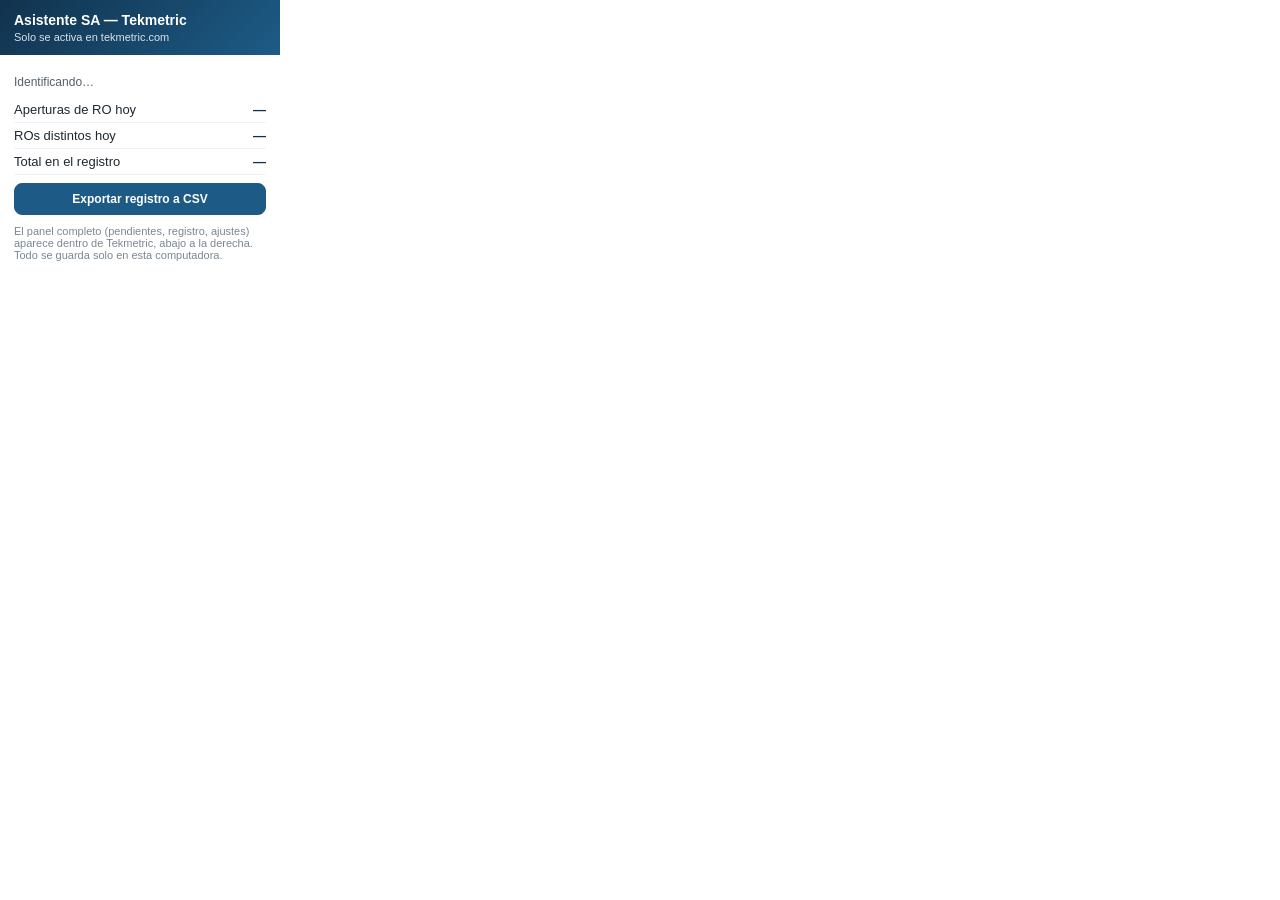
<file: asistente-taller/extension-sa-tekmetric/popup.html>
<!DOCTYPE html>
<html lang="es">
<head>
  <meta charset="UTF-8">
  <meta name="viewport" content="width=device-width, initial-scale=1.0">
  <style>
    body { width: 280px; margin: 0; font-family: -apple-system, BlinkMacSystemFont, "Segoe UI", Roboto, Arial, sans-serif; color: #1f2933; }
    .hd { background: linear-gradient(135deg, #11324d, #1d5b86); color: #fff; padding: 12px 14px; }
    .hd h1 { font-size: 14px; margin: 0; }
    .hd p { font-size: 11px; margin: 3px 0 0; opacity: .85; }
    .body { padding: 12px 14px; }
    .stat { display: flex; justify-content: space-between; font-size: 13px; padding: 5px 0; border-bottom: 1px solid #eef2f6; }
    .stat b { color: #11324d; }
    .who { font-size: 12px; color: #52606d; margin: 8px 0; }
    button { width: 100%; border: 1px solid #cfd8e0; background: #f7f9fb; color: #25313c; padding: 8px; border-radius: 8px; cursor: pointer; font-weight: 600; font-size: 12px; margin-top: 8px; }
    button:hover { background: #eef2f6; }
    .primary { background: #1d5b86; border-color: #1d5b86; color: #fff; }
    .note { font-size: 11px; color: #7b8794; margin-top: 10px; }
    a { color: #1d5b86; }
  </style>
</head>
<body>
  <div class="hd">
    <h1>Asistente SA — Tekmetric</h1>
    <p>Solo se activa en tekmetric.com</p>
  </div>
  <div class="body">
    <div class="who" id="who">Identificando…</div>
    <div class="stat"><span>Aperturas de RO hoy</span><b id="today">—</b></div>
    <div class="stat"><span>ROs distintos hoy</span><b id="unique">—</b></div>
    <div class="stat"><span>Total en el registro</span><b id="total">—</b></div>
    <button class="primary" id="export">Exportar registro a CSV</button>
    <div class="note">El panel completo (pendientes, registro, ajustes) aparece dentro de Tekmetric, abajo a la derecha. Todo se guarda solo en esta computadora.</div>
  </div>
  <script src="popup.js"></script>
</body>
</html>
</file>
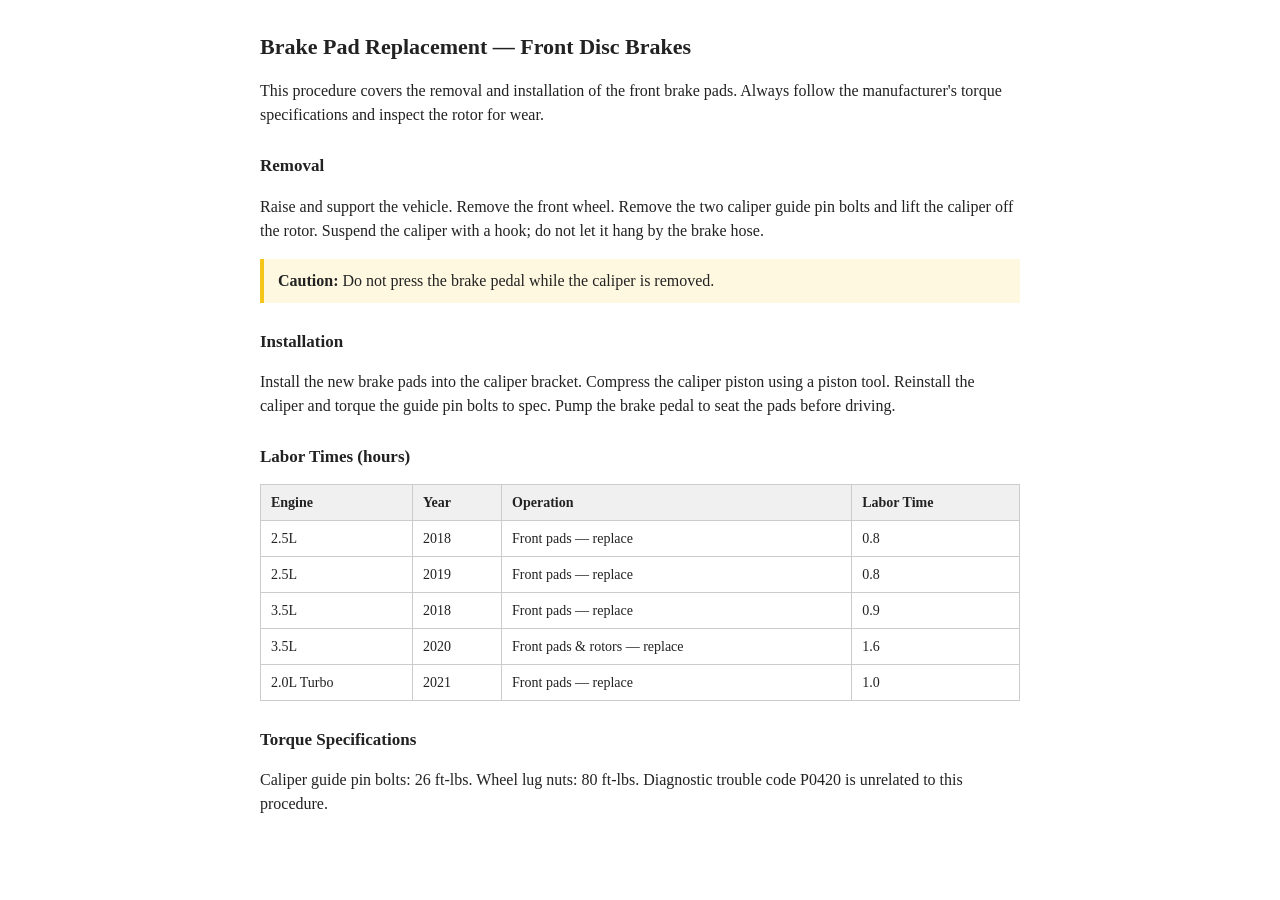
<file: asistente-taller/extension/pagina-de-prueba.html>
<!DOCTYPE html>
<html lang="en">
<head>
  <meta charset="UTF-8" />
  <title>Sample Repair Procedure — Test Page</title>
  <style>
    body { font-family: Georgia, serif; max-width: 760px; margin: 30px auto; color:#222; line-height:1.5; padding:0 16px; }
    h1 { font-size: 22px; }
    h2 { font-size: 17px; margin-top: 26px; }
    table { border-collapse: collapse; width: 100%; margin-top: 10px; }
    th, td { border: 1px solid #ccc; padding: 7px 10px; text-align: left; font-size: 14px; }
    th { background: #f0f0f0; }
    .note { background:#fff8e1; border-left:4px solid #f5c518; padding:10px 14px; margin:14px 0; }
  </style>
</head>
<body>
  <h1>Brake Pad Replacement — Front Disc Brakes</h1>
  <p>This procedure covers the removal and installation of the front brake pads.
     Always follow the manufacturer's torque specifications and inspect the rotor for wear.</p>

  <h2>Removal</h2>
  <p>Raise and support the vehicle. Remove the front wheel. Remove the two caliper
     guide pin bolts and lift the caliper off the rotor. Suspend the caliper with a
     hook; do not let it hang by the brake hose.</p>

  <div class="note">
    <strong>Caution:</strong> Do not press the brake pedal while the caliper is removed.
  </div>

  <h2>Installation</h2>
  <p>Install the new brake pads into the caliper bracket. Compress the caliper piston
     using a piston tool. Reinstall the caliper and torque the guide pin bolts to spec.
     Pump the brake pedal to seat the pads before driving.</p>

  <h2>Labor Times (hours)</h2>
  <table>
    <thead>
      <tr><th>Engine</th><th>Year</th><th>Operation</th><th>Labor Time</th></tr>
    </thead>
    <tbody>
      <tr><td>2.5L</td><td>2018</td><td>Front pads — replace</td><td>0.8</td></tr>
      <tr><td>2.5L</td><td>2019</td><td>Front pads — replace</td><td>0.8</td></tr>
      <tr><td>3.5L</td><td>2018</td><td>Front pads — replace</td><td>0.9</td></tr>
      <tr><td>3.5L</td><td>2020</td><td>Front pads &amp; rotors — replace</td><td>1.6</td></tr>
      <tr><td>2.0L Turbo</td><td>2021</td><td>Front pads — replace</td><td>1.0</td></tr>
    </tbody>
  </table>

  <h2>Torque Specifications</h2>
  <p>Caliper guide pin bolts: 26 ft-lbs. Wheel lug nuts: 80 ft-lbs.
     Diagnostic trouble code P0420 is unrelated to this procedure.</p>
</body>
</html>
</file>
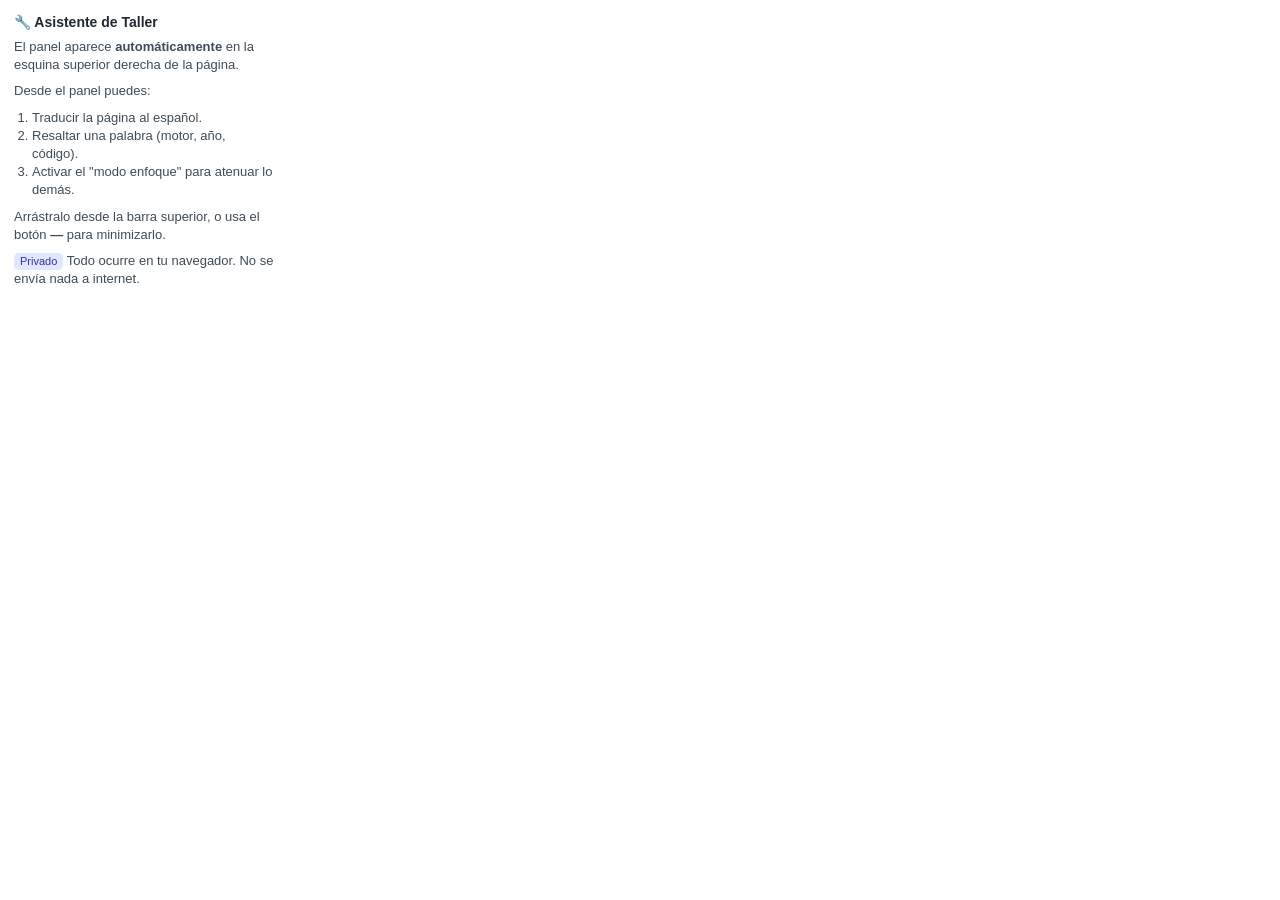
<file: asistente-taller/extension/popup.html>
<!DOCTYPE html>
<html lang="es">
<head>
  <meta charset="UTF-8" />
  <style>
    body {
      width: 260px;
      margin: 0;
      padding: 14px;
      font-family: -apple-system, "Segoe UI", Roboto, sans-serif;
      font-size: 13px;
      color: #1f2933;
    }
    h1 { font-size: 14px; margin: 0 0 8px; }
    p { margin: 0 0 8px; line-height: 1.4; color: #3e4c59; }
    ol { margin: 0 0 8px 18px; padding: 0; color: #3e4c59; line-height: 1.4; }
    .tag { display:inline-block; background:#e0e7ff; color:#3730a3; border-radius:5px; padding:1px 6px; font-size:11px; }
  </style>
</head>
<body>
  <h1>🔧 Asistente de Taller</h1>
  <p>El panel aparece <b>automáticamente</b> en la esquina superior derecha de la página.</p>
  <p>Desde el panel puedes:</p>
  <ol>
    <li>Traducir la página al español.</li>
    <li>Resaltar una palabra (motor, año, código).</li>
    <li>Activar el "modo enfoque" para atenuar lo demás.</li>
  </ol>
  <p>Arrástralo desde la barra superior, o usa el botón <b>—</b> para minimizarlo.</p>
  <p><span class="tag">Privado</span> Todo ocurre en tu navegador. No se envía nada a internet.</p>
</body>
</html>
</file>
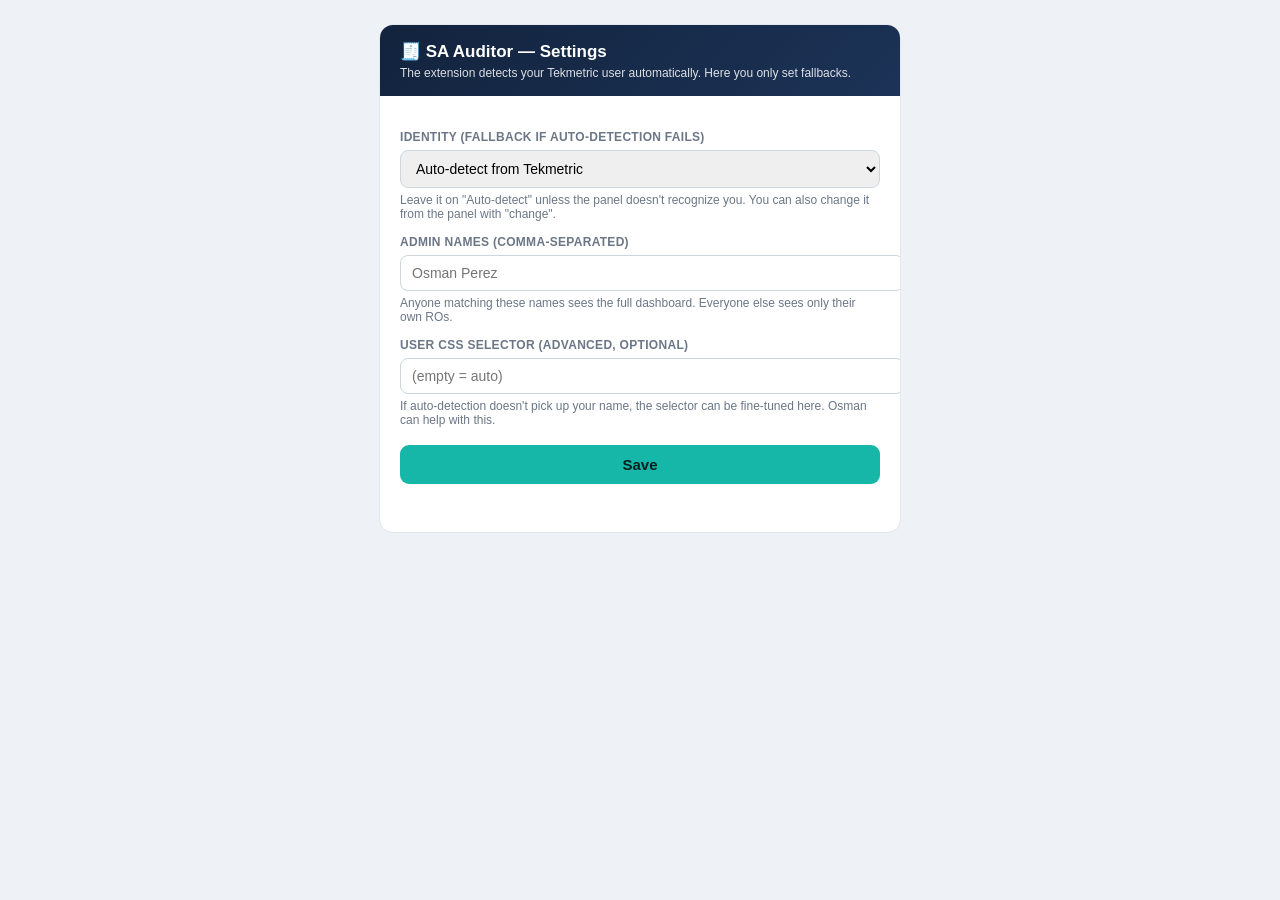
<file: sa-auditor/extension/options.html>
<!DOCTYPE html>
<html lang="en">
<head>
<meta charset="UTF-8" />
<style>
  body{font-family:-apple-system,"Segoe UI",Roboto,sans-serif;background:#eef1f5;color:#1f2933;margin:0;padding:24px;font-size:14px}
  .card{max-width:520px;margin:0 auto;background:#fff;border:1px solid #e3e8ee;border-radius:14px;overflow:hidden}
  .head{background:linear-gradient(135deg,#12233d,#1c3357);color:#fff;padding:16px 20px}
  .head h1{margin:0;font-size:17px}
  .head p{margin:4px 0 0;font-size:12px;opacity:.85}
  .body{padding:20px}
  label{display:block;font-size:12px;text-transform:uppercase;letter-spacing:.3px;color:#6b7787;margin:14px 0 6px;font-weight:600}
  input,select{width:100%;padding:9px 11px;border:1px solid #cdd5df;border-radius:8px;font-size:14px}
  .hint{font-size:12px;color:#6b7787;margin-top:5px}
  button{margin-top:18px;width:100%;padding:11px;border:none;border-radius:9px;background:#16b6a8;color:#04201d;font-weight:700;font-size:15px;cursor:pointer}
  button:hover{background:#0e8c81;color:#fff}
  .status{margin-top:10px;font-size:13px;text-align:center;min-height:18px}
  .ok{color:#1f9d57;font-weight:600}
</style>
</head>
<body>
<div class="card">
  <div class="head"><h1>🧾 SA Auditor — Settings</h1><p>The extension detects your Tekmetric user automatically. Here you only set fallbacks.</p></div>
  <div class="body">
    <label>Identity (fallback if auto-detection fails)</label>
    <select id="identity"><option value="">Auto-detect from Tekmetric</option><option value="__ADMIN__">I'm Admin (see everything)</option></select>
    <div class="hint">Leave it on "Auto-detect" unless the panel doesn't recognize you. You can also change it from the panel with "change".</div>

    <label>Admin names (comma-separated)</label>
    <input id="admins" placeholder="Osman Perez" />
    <div class="hint">Anyone matching these names sees the full dashboard. Everyone else sees only their own ROs.</div>

    <label>User CSS selector (advanced, optional)</label>
    <input id="selector" placeholder="(empty = auto)" />
    <div class="hint">If auto-detection doesn't pick up your name, the selector can be fine-tuned here. Osman can help with this.</div>

    <button id="save">Save</button>
    <div class="status" id="status"></div>
  </div>
</div>
<script src="options.js"></script>
</body>
</html>
</file>
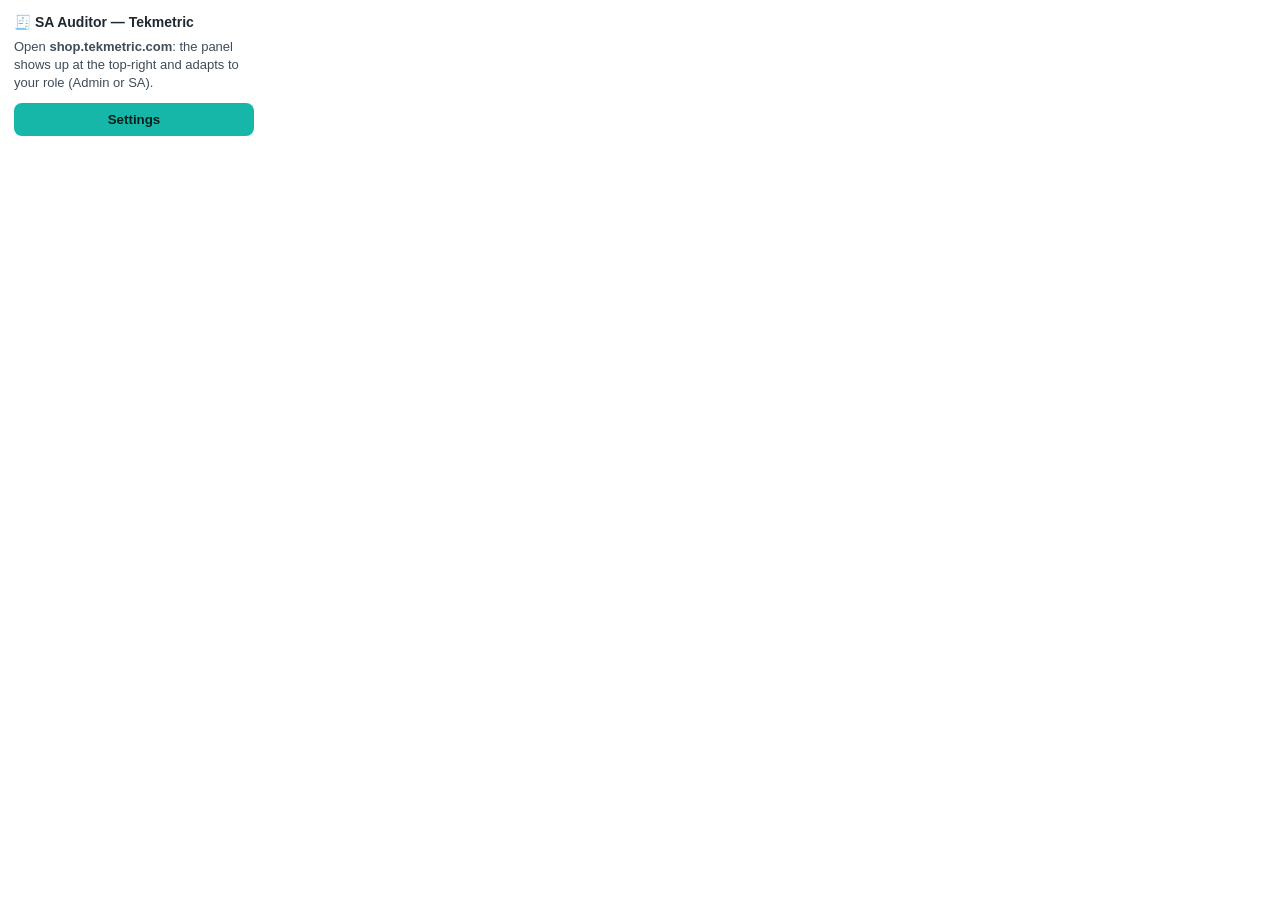
<file: sa-auditor/extension/popup.html>
<!DOCTYPE html>
<html lang="en">
<head><meta charset="UTF-8" />
<style>
  body{width:240px;margin:0;padding:14px;font-family:-apple-system,"Segoe UI",Roboto,sans-serif;font-size:13px;color:#1f2933}
  h1{font-size:14px;margin:0 0 8px}
  p{margin:0 0 10px;color:#3e4c59;line-height:1.4}
  button{width:100%;padding:9px;border:none;border-radius:8px;background:#16b6a8;color:#04201d;font-weight:700;cursor:pointer}
  button:hover{background:#0e8c81;color:#fff}
</style></head>
<body>
  <h1>🧾 SA Auditor — Tekmetric</h1>
  <p>Open <b>shop.tekmetric.com</b>: the panel shows up at the top-right and adapts to your role (Admin or SA).</p>
  <button id="cfg">Settings</button>
  <script src="popup.js"></script>
</body>
</html>
</file>
